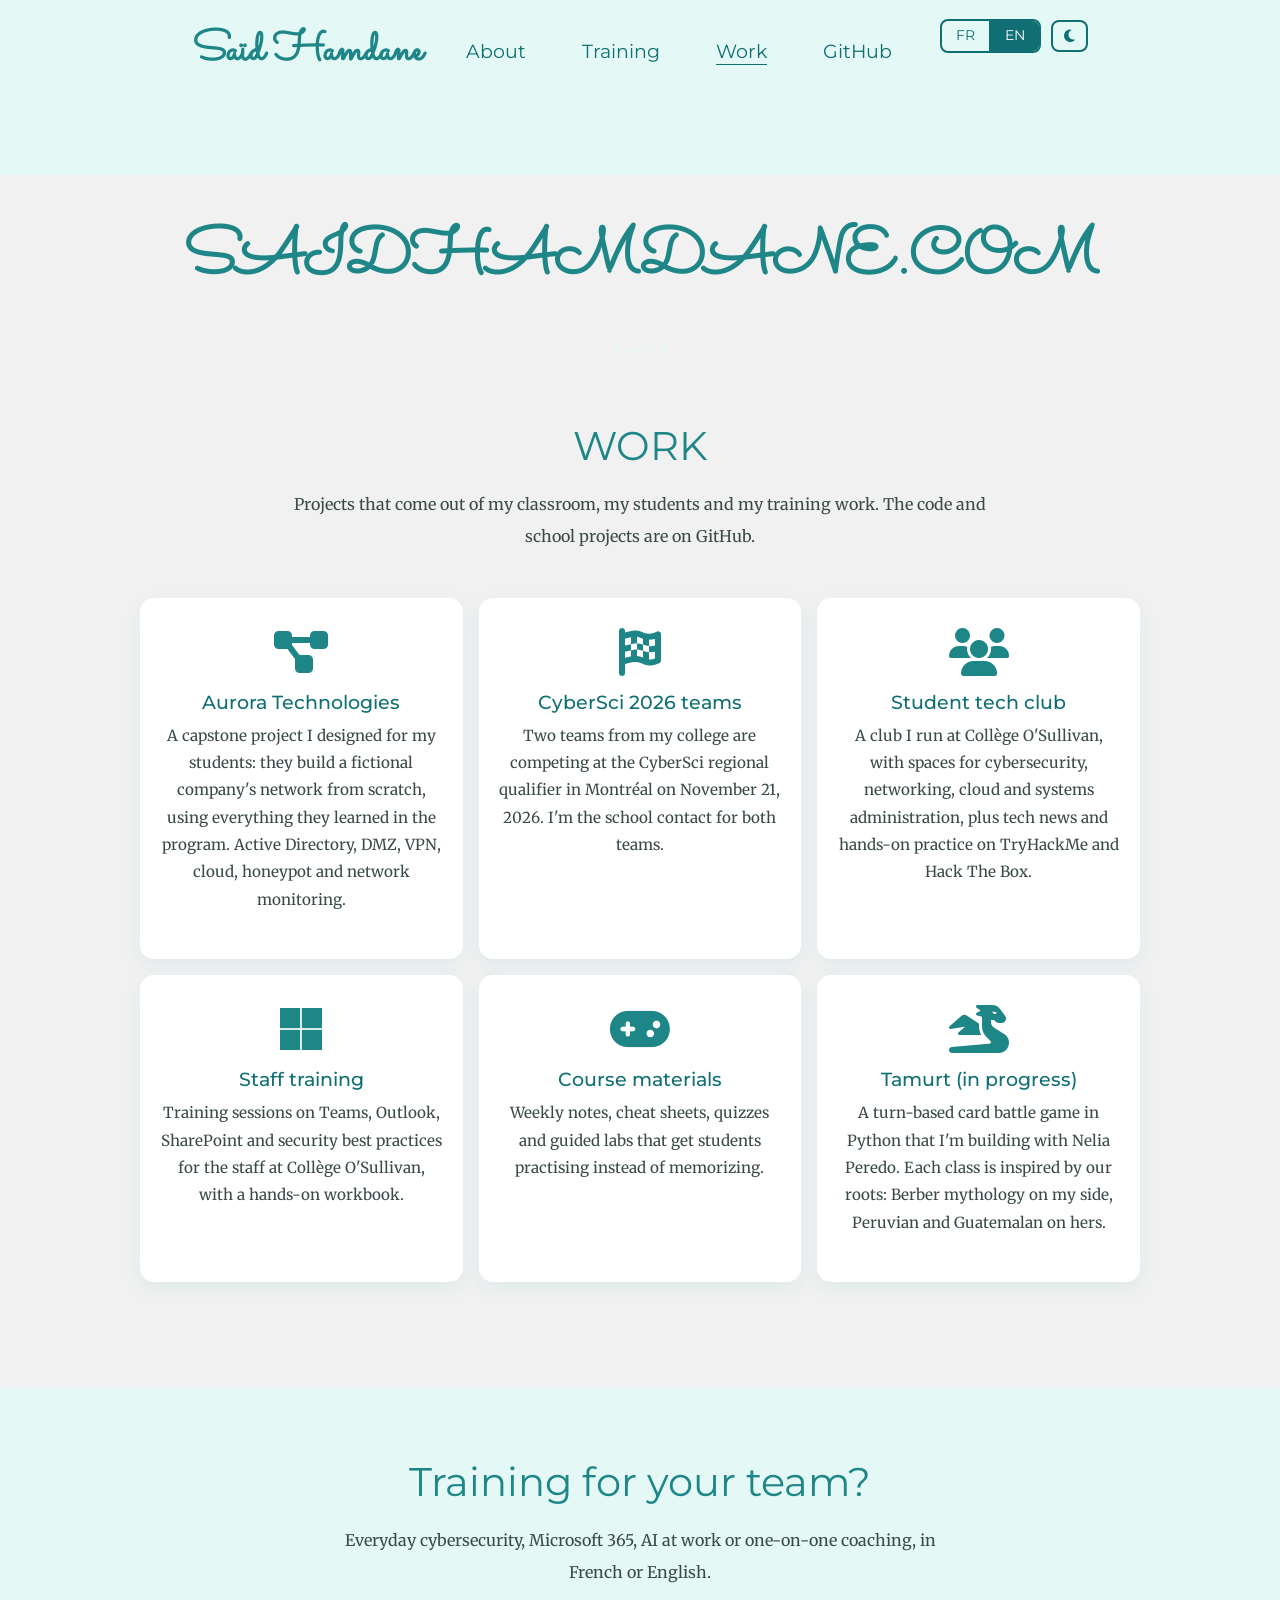
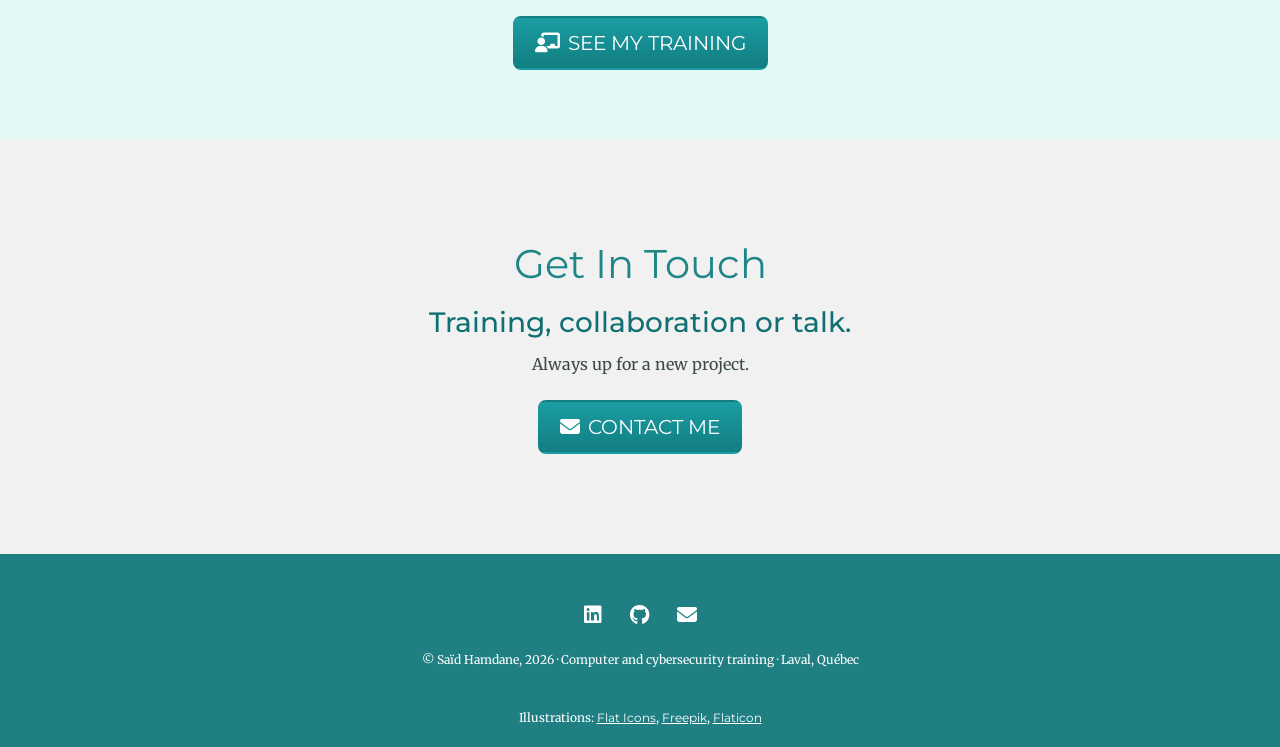
<file: html/work.html>
<!DOCTYPE html>
<html lang="fr" dir="ltr">

<head>

  <meta charset="utf-8">
  <meta name="viewport" content="width=device-width, initial-scale=1, shrink-to-fit=no">

  <title data-fr="Saïd Hamdane | Projets" data-en="Saïd Hamdane | Work">Saïd Hamdane | Projets</title>
  <meta name="description" data-fr="Projets de Saïd Hamdane : projet de session Aurora Technologies, équipes CyberSci, communauté étudiante en cybersécurité, formations Microsoft 365, contenu de cours et le jeu Tamurt." data-en="Work by Saïd Hamdane: the Aurora Technologies capstone, CyberSci teams, a student cybersecurity community, Microsoft 365 training, course content and the Tamurt game." content="Projets de Saïd Hamdane : projet de session Aurora Technologies, équipes CyberSci, communauté étudiante en cybersécurité, formations Microsoft 365, contenu de cours et le jeu Tamurt.">

  <link rel="canonical" href="https://saidhamdane.com/html/work.html">

  <meta property="og:type" content="website">
  <meta property="og:site_name" content="Saïd Hamdane">
  <meta property="og:title" content="Saïd Hamdane | Projets">
  <meta property="og:description" content="Ce que je construis autour de mes cours, de mes étudiants et de mes formations.">
  <meta property="og:url" content="https://saidhamdane.com/html/work.html">
  <meta property="og:image" content="https://saidhamdane.com/images/og-image.png">
  <meta property="og:image:width" content="1200">
  <meta property="og:image:height" content="627">
  <meta property="og:locale" content="fr_CA">
  <meta name="twitter:card" content="summary_large_image">
  <meta name="theme-color" content="#66BFBF">

  <!-- Google fonts -->

  <link rel="preconnect" href="https://fonts.googleapis.com">
  <link rel="preconnect" href="https://fonts.gstatic.com" crossorigin>
  <link href="https://fonts.googleapis.com/css?family=Merriweather|Montserrat:400,600|Lilita+One|Sacramento&display=swap" rel="stylesheet">

  <!-- CSS Stylesheets -->

  <link rel="stylesheet" href="https://cdn.jsdelivr.net/npm/bootstrap@4.3.1/dist/css/bootstrap.min.css" integrity="sha384-ggOyR0iXCbMQv3Xipma34MD+dH/1fQ784/j6cY/iJTQUOhcWr7x9JvoRxT2MZw1T" crossorigin="anonymous">
  <link rel="stylesheet" href="https://cdnjs.cloudflare.com/ajax/libs/font-awesome/6.5.2/css/all.min.css" crossorigin="anonymous" referrerpolicy="no-referrer">
  <link rel="stylesheet" href="../css/work.css">
  <link rel="icon" href="../images/said.ico">

  <!-- Bootstrap Scripts -->

  <script src="https://code.jquery.com/jquery-3.3.1.slim.min.js" integrity="sha384-q8i/X+965DzO0rT7abK41JStQIAqVgRVzpbzo5smXKp4YfRvH+8abtTE1Pi6jizo" crossorigin="anonymous" defer></script>
  <script src="https://cdnjs.cloudflare.com/ajax/libs/popper.js/1.14.7/umd/popper.min.js" integrity="sha384-UO2eT0CpHqdSJQ6hJty5KVphtPhzWj9WO1clHTMGa3JDZwrnQq4sF86dIHNDz0W1" crossorigin="anonymous" defer></script>
  <script src="https://cdn.jsdelivr.net/npm/bootstrap@4.3.1/dist/js/bootstrap.min.js" integrity="sha384-JjSmVgyd0p3pXB1rRibZUAYoIIy6OrQ6VrjIEaFf/nJGzIxFDsf4x0xIM+B07jRM" crossorigin="anonymous" defer></script>

</head>

<body>

  <section id="title">

    <div class="container-fluid">

      <!-- Nav Bar -->

      <nav class="navbar navbar-expand-lg navbar-light">

        <a class="navbar-brand brand-name" href="../index.html">Saïd Hamdane</a>

        <button class="navbar-toggler" type="button" data-toggle="collapse" data-target="#navbarSupportedContent" aria-controls="navbarSupportedContent" aria-expanded="false" aria-label="Menu">
          <span class="navbar-toggler-icon"></span>
        </button>

        <div class="collapse navbar-collapse" id="navbarSupportedContent">
          <ul class="navbar-nav ml-auto">

            <li class="nav-item">
              <a class="nav-link" href="../index.html" data-fr="À propos" data-en="About">À propos</a>
            </li>

            <li class="nav-item">
              <a class="nav-link" href="../index.html#formations" data-fr="Formations" data-en="Training">Formations</a>
            </li>

            <li class="nav-item">
              <a class="nav-link" href="work.html" aria-current="page" data-fr="Projets" data-en="Work">Projets</a>
            </li>

            <li class="nav-item">
              <a class="nav-link" href="https://github.com/Overclock9gh">GitHub</a>
            </li>

            <li class="nav-item">
              <span class="switches">
                <span class="lang-switch">
                  <button type="button" class="lang-btn" data-lang="fr" aria-pressed="true">FR</button>
                  <button type="button" class="lang-btn" data-lang="en" aria-pressed="false">EN</button>
                </span>
                <button type="button" class="theme-btn" aria-pressed="false" aria-label="Passer au mode sombre" title="Mode sombre"><i class="fas fa-moon"></i></button>
              </span>
            </li>

          </ul>
        </div>

      </nav>

    </div>

  </section>

  <div class="main">

    <h1>SAIDHAMDANE.COM</h1>
    <hr>

    <h2 data-fr="PROJETS" data-en="WORK">PROJETS</h2>
    <p class="lead-text" data-fr="Des projets nés de mes cours, de mes étudiants et de mes formations. Le code et les travaux sont sur GitHub." data-en="Projects that come out of my classroom, my students and my training work. The code and school projects are on GitHub.">Des projets nés de mes cours, de mes étudiants et de mes formations. Le code et les travaux sont sur GitHub.</p>

    <div class="row row-projects">

      <div class="column">
        <div class="content project-card" data-reveal>
          <i class="project-icon fas fa-diagram-project fa-3x"></i>
          <h3 data-fr="Aurora Technologies" data-en="Aurora Technologies">Aurora Technologies</h3>
          <p data-fr="Un projet final que j'ai conçu pour mes étudiants : bâtir de zéro le réseau d'une entreprise fictive avec tout ce qu'ils ont appris. Active Directory, DMZ, VPN, infonuagique, pot de miel et surveillance du réseau." data-en="A capstone project I designed for my students: they build a fictional company's network from scratch, using everything they learned in the program. Active Directory, DMZ, VPN, cloud, honeypot and network monitoring.">Un projet final que j'ai conçu pour mes étudiants : bâtir de zéro le réseau d'une entreprise fictive avec tout ce qu'ils ont appris. Active Directory, DMZ, VPN, infonuagique, pot de miel et surveillance du réseau.</p>
        </div>
      </div>

      <div class="column">
        <div class="content project-card" data-reveal>
          <i class="project-icon fas fa-flag-checkered fa-3x"></i>
          <h3 data-fr="Équipes CyberSci 2026" data-en="CyberSci 2026 teams">Équipes CyberSci 2026</h3>
          <p data-fr="Deux équipes de mon collège participent à la qualification régionale CyberSci, le 21 novembre 2026 à Montréal. Je suis la personne-ressource des deux équipes." data-en="Two teams from my college are competing at the CyberSci regional qualifier in Montréal on November 21, 2026. I'm the school contact for both teams.">Deux équipes de mon collège participent à la qualification régionale CyberSci, le 21 novembre 2026 à Montréal. Je suis la personne-ressource des deux équipes.</p>
        </div>
      </div>

      <div class="column">
        <div class="content project-card" data-reveal>
          <i class="project-icon fas fa-users fa-3x"></i>
          <h3 data-fr="Club techno étudiant" data-en="Student tech club">Club techno étudiant</h3>
          <p data-fr="Un club que j'anime au Collège O'Sullivan, avec des espaces en cybersécurité, réseautique, infonuagique et administration des systèmes, de la veille et de la pratique sur TryHackMe et Hack The Box." data-en="A club I run at Collège O'Sullivan, with spaces for cybersecurity, networking, cloud and systems administration, plus tech news and hands-on practice on TryHackMe and Hack The Box.">Un club que j'anime au Collège O'Sullivan, avec des espaces en cybersécurité, réseautique, infonuagique et administration des systèmes, de la veille et de la pratique sur TryHackMe et Hack The Box.</p>
        </div>
      </div>

      <div class="column">
        <div class="content project-card" data-reveal>
          <i class="project-icon fab fa-microsoft fa-3x"></i>
          <h3 data-fr="Formations au personnel" data-en="Staff training">Formations au personnel</h3>
          <p data-fr="Des formations sur Teams, Outlook, SharePoint et les bonnes pratiques de sécurité pour le personnel du Collège O'Sullivan, avec un cahier d'exercices." data-en="Training sessions on Teams, Outlook, SharePoint and security best practices for the staff at Collège O'Sullivan, with a hands-on workbook.">Des formations sur Teams, Outlook, SharePoint et les bonnes pratiques de sécurité pour le personnel du Collège O'Sullivan, avec un cahier d'exercices.</p>
        </div>
      </div>

      <div class="column">
        <div class="content project-card" data-reveal>
          <i class="project-icon fas fa-gamepad fa-3x"></i>
          <h3 data-fr="Matériel de cours" data-en="Course materials">Matériel de cours</h3>
          <p data-fr="Des notes hebdomadaires, des aide-mémoire, des quiz et des laboratoires guidés qui font pratiquer plutôt que mémoriser." data-en="Weekly notes, cheat sheets, quizzes and guided labs that get students practising instead of memorizing.">Des notes hebdomadaires, des aide-mémoire, des quiz et des laboratoires guidés qui font pratiquer plutôt que mémoriser.</p>
        </div>
      </div>

      <div class="column">
        <div class="content project-card" data-reveal>
          <i class="project-icon fas fa-dragon fa-3x"></i>
          <h3 data-fr="Tamurt (en cours)" data-en="Tamurt (in progress)">Tamurt (en cours)</h3>
          <p data-fr="Un jeu de combat de cartes au tour par tour en Python, que je crée avec Nelia Peredo. Chaque classe s'inspire de nos racines : la mythologie berbère de mon côté, péruvienne et guatémaltèque du sien." data-en="A turn-based card battle game in Python that I'm building with Nelia Peredo. Each class is inspired by our roots: Berber mythology on my side, Peruvian and Guatemalan on hers.">Un jeu de combat de cartes au tour par tour en Python, que je crée avec Nelia Peredo. Chaque classe s'inspire de nos racines : la mythologie berbère de mon côté, péruvienne et guatémaltèque du sien.</p>
        </div>
      </div>

    </div>

    <!-- END MAIN -->
  </div>

  <!-- Formations -->

  <div class="cta-band" data-reveal>
    <h2 data-fr="Une formation pour votre équipe ?" data-en="Training for your team?">Une formation pour votre équipe ?</h2>
    <p data-fr="Cybersécurité au quotidien, Microsoft 365, l'IA au travail ou coaching individuel, en français ou en anglais." data-en="Everyday cybersecurity, Microsoft 365, AI at work or one-on-one coaching, in French or English.">Cybersécurité au quotidien, Microsoft 365, l'IA au travail ou coaching individuel, en français ou en anglais.</p>
    <a class="btn" href="../index.html#formations"><i class="fas fa-chalkboard-user"></i> <span data-fr="VOIR MES FORMATIONS" data-en="SEE MY TRAINING">VOIR MES FORMATIONS</span></a>
  </div>

  <!-- Contact -->

  <div class="contact-me" id="contact" data-reveal>
    <h2 data-fr="On se parle" data-en="Get In Touch">On se parle</h2>
    <h3 data-fr="Formation, collaboration ou conférence." data-en="Training, collaboration or talk.">Formation, collaboration ou conférence.</h3>
    <p data-fr="Toujours partant pour un nouveau projet." data-en="Always up for a new project.">Toujours partant pour un nouveau projet.</p>
    <div class="contact-actions">
      <a class="btn" href="mailto:said@saidhamdane.com"><i class="fas fa-envelope"></i> <span data-fr="ÉCRIVEZ-MOI" data-en="CONTACT ME">ÉCRIVEZ-MOI</span></a>
    </div>
  </div>

  <!-- Bottom Container -->

  <div class="bottom-container">
    <div class="social">
      <a href="https://www.linkedin.com/in/said-hamdane" aria-label="LinkedIn"><i class="fab fa-linkedin fa-lg"></i></a>
      <a href="https://github.com/Overclock9gh" aria-label="GitHub"><i class="fab fa-github fa-lg"></i></a>
      <a href="mailto:said@saidhamdane.com" aria-label="Courriel"><i class="fas fa-envelope fa-lg"></i></a>
    </div>
    <p class="copyright" data-fr="© Saïd Hamdane, 2026 · Formation informatique et cybersécurité · Laval (Québec)" data-en="© Saïd Hamdane, 2026 · Computer and cybersecurity training · Laval, Québec">© Saïd Hamdane, 2026 · Formation informatique et cybersécurité · Laval (Québec)</p>
    <p class="credits"><span data-fr="Illustrations :" data-en="Illustrations:">Illustrations :</span> <a href="https://flat-icons.com/">Flat Icons</a>, <a href="https://www.freepik.com">Freepik</a>, <a href="https://www.flaticon.com/">Flaticon</a></p>
  </div>

  <script src="../js/site.js"></script>

</body>

</html>
</file>
<file: css/work.css>
/* ==========================================================================
   saidhamdane.com — page Projets
   Saïd Hamdane, 2026
   ========================================================================== */

/* ---------- Palette ---------- */

:root {
    --page-bg: #f1f1f1;
    --soft-bg: #E4F9F5;
    --band-text: #ffffff;
    --text: #3A4A48;
    --primary: #1F8688;
    --accent: #0F6F72;
    --accent-hover: #139A93;
    --dotted: #EAF6F6;
    --footer-bg: #1F7F82;
    --footer-text: #FFFFFF;
    --btn-from: #1A9DA2;
    --btn-to: #127E82;
    --card-bg: #ffffff;
}

@media (prefers-color-scheme: dark) {
    :root:not([data-theme="light"]) {
        --page-bg: #101d1f;
        --soft-bg: #16292b;
        --band-text: #E4F9F5;
        --text: #c6dcda;
        --primary: #66BFBF;
        --accent: #55c6c4;
        --accent-hover: #8ff0e5;
        --dotted: #23423f;
        --footer-bg: #14383a;
        --footer-text: #cfe9e6;
        --btn-from: #0f8f94;
        --btn-to: #0a6468;
        --card-bg: #16292b;
    }
}

:root[data-theme="dark"] {
    --page-bg: #101d1f;
    --soft-bg: #16292b;
    --band-text: #E4F9F5;
    --text: #c6dcda;
    --primary: #66BFBF;
    --accent: #55c6c4;
    --accent-hover: #8ff0e5;
    --dotted: #23423f;
    --footer-bg: #14383a;
    --footer-text: #cfe9e6;
    --btn-from: #0f8f94;
    --btn-to: #0a6468;
    --card-bg: #16292b;
}

/* ---------- Base ---------- */

* {
    box-sizing: border-box;
}

html {
    overflow-x: hidden;
}

body {
    color: var(--text);
    background-color: var(--page-bg);
    margin: 0;
    overflow-x: hidden;
    text-align: center;
    font-family: 'Merriweather', serif;
    transition: background-color .3s ease, color .3s ease;
}

h1 {
    color: var(--primary);
    font-size: clamp(1.5rem, 6.2vw, 4rem);
    margin: 50px auto 0 auto;
    font-family: 'Sacramento', cursive;
    font-weight: bold;
    line-height: 1.1;
}

h2 {
    color: var(--primary);
    font-family: 'Montserrat', sans-serif;
    font-size: 2.5rem;
    font-weight: normal;
    padding-bottom: 10px;
}

h3 {
    color: var(--accent);
    font-family: 'Montserrat', sans-serif;
}

p {
    line-height: 2;
}

hr {
    border: dotted var(--dotted) 6px;
    border-bottom: none;
    width: 4%;
    margin: 100px auto;
}

a {
    color: var(--accent);
    font-family: 'Montserrat', sans-serif;
    margin: 10px 20px;
    text-decoration: none;
}

a:hover {
    color: var(--accent-hover);
}

/* ---------- Nav Bar ---------- */

#title {
    background-color: var(--soft-bg);
    transition: background-color .3s ease;
}

.linkedin {
    color: var(--primary);
    width: 8rem;
}

.linkedin:hover {
    color: var(--accent-hover);
}

.navbar {
    padding: 0 0 4.5rem;
}

.nav-link {
    font-size: 1.2rem;
    color: var(--accent);
}

.nav-link:hover {
    color: var(--accent-hover);
}

.navbar-toggler {
    border-color: var(--primary);
}

.container-fluid {
    padding: 1.5% 15%;
}

/* ---------- Boutons de la barre du haut ---------- */

.switches {
    display: inline-flex;
    align-items: center;
    gap: 10px;
    margin-left: 20px;
}

.lang-switch {
    display: inline-flex;
    border: 2px solid var(--primary);
    border-radius: 8px;
    overflow: hidden;
    vertical-align: middle;
}

.lang-btn {
    border: none;
    background: transparent;
    color: var(--accent);
    font-family: 'Montserrat', sans-serif;
    font-size: 0.9rem;
    padding: 4px 14px;
    cursor: pointer;
    outline: none;
}

.lang-btn + .lang-btn {
    border-left: 2px solid var(--primary);
}

.lang-btn.is-active {
    background: var(--primary);
    color: var(--band-text);
}

.theme-btn {
    border: 2px solid var(--primary);
    border-radius: 8px;
    background: transparent;
    color: var(--accent);
    font-size: 0.9rem;
    line-height: 1;
    padding: 7px 11px;
    cursor: pointer;
    outline: none;
    transition: color .2s ease, border-color .2s ease;
}

.theme-btn:hover {
    color: var(--accent-hover);
    border-color: var(--accent-hover);
}

/* Icône du menu mobile, lisible dans les deux modes */

.navbar-toggler-icon {
    background-image: url("data:image/svg+xml;charset=utf8,%3Csvg viewBox='0 0 30 30' xmlns='http://www.w3.org/2000/svg'%3E%3Cpath stroke='%2366BFBF' stroke-width='2' stroke-linecap='round' stroke-miterlimit='10' d='M4 7h22M4 15h22M4 23h22'/%3E%3C/svg%3E");
}

/* ---------- Grille ---------- */

.main {
    max-width: 1000px;
    margin: auto;
}

.row {
    margin: 8px -16px;
}

.row,
.row > .column {
    padding: 8px;
}

.column {
    float: left;
    width: 33.333%;
}

.row:after {
    content: "";
    display: table;
    clear: both;
}

.content {
    background-color: var(--card-bg);
    padding: 10px;
    transition: background-color .3s ease;
}

@media screen and (max-width: 900px) {
    .column {
        width: 50%;
    }
}

@media screen and (max-width: 600px) {
    .column {
        width: 100%;
    }
}

/* ---------- Cartes de projets ---------- */

.row-projects {
    display: flex;
    flex-wrap: wrap;
}

.row-projects:after {
    content: none;
}

.row-projects > .column {
    display: flex;
    float: none;
}

.project-card {
    padding: 30px 20px;
    width: 100%;
}

.project-icon {
    color: var(--primary);
    margin-bottom: 15px;
}

.project-card h3 {
    font-size: 1.2rem;
}

.project-card p {
    font-size: 0.95rem;
    line-height: 1.8;
}

/* ---------- Contact ---------- */

.contact-me {
    margin: 100px;
}

.btn {
    background: var(--btn-from);
    background-image: linear-gradient(var(--btn-from), var(--btn-to));
    border-radius: 8px;
    font-family: 'Montserrat', sans-serif;
    color: #ffffff;
    font-size: 20px;
    padding: 10px 20px 10px 20px;
    text-decoration: none;
}

.btn:hover {
    background: var(--accent-hover);
    background-image: linear-gradient(var(--accent-hover), #2bc4ad);
    color: #ffffff;
    text-decoration: none;
}

/* ---------- Bottom Container ---------- */

.bottom-container {
    background-color: var(--footer-bg);
    padding: 50px 0 20px;
    transition: background-color .3s ease;
}

.copyright {
    color: var(--footer-text);
    font-size: 0.75rem;
    padding: 20px 0;
}

.bottom-container div {
    color: var(--footer-text);
}

/* ---------- Apparition au défilement ---------- */

.reveal {
    opacity: 0;
    transform: translateY(24px);
    transition: opacity .7s ease, transform .7s ease;
}

.reveal.is-visible {
    opacity: 1;
    transform: none;
}

/* ---------- Responsive ---------- */

@media (max-width: 700px) {

    .contact-me {
        margin: 60px 20px;
    }

    .switches {
        margin: 10px 0 0;
    }

}

@media (prefers-reduced-motion: reduce) {

    .reveal {
        opacity: 1;
        transform: none;
        transition: none;
    }

    * {
        transition: none !important;
    }

}

/* ==========================================================================
   Ajouts 2026 : texte d'intro, bandeau formations, boutons, pied de page
   ========================================================================== */

.main hr {
    margin: 50px auto 70px;
}

.lead-text {
    max-width: 760px;
    margin: 0 auto 30px;
    padding: 0 16px;
}

.project-card {
    border-radius: 14px;
    box-shadow: 0 6px 18px rgba(17, 153, 158, 0.08);
}

.cta-band {
    background-color: var(--soft-bg);
    margin-top: 90px;
    padding: 70px 16px;
    transition: background-color .3s ease;
}

.cta-band p {
    max-width: 640px;
    margin: 0 auto 28px;
}

.btn {
    display: inline-flex;
    align-items: center;
    gap: 8px;
    border: 2px solid transparent;
}

.btn-ghost {
    background: transparent;
    background-image: none;
    color: var(--accent);
    border: 2px solid var(--primary);
}

.btn-ghost:hover {
    background: var(--primary);
    background-image: none;
    color: #ffffff;
    border-color: var(--primary);
}

.contact-actions {
    display: flex;
    flex-wrap: wrap;
    justify-content: center;
    gap: 14px;
    margin-top: 20px;
}

.contact-actions .btn,
.cta-band .btn {
    margin: 0;
}

.btn:focus-visible,
.nav-link:focus-visible,
.lang-btn:focus-visible,
.theme-btn:focus-visible,
.social a:focus-visible {
    outline: 3px solid var(--accent-hover);
    outline-offset: 3px;
}

.social {
    display: flex;
    justify-content: center;
    gap: 8px;
}

.social a {
    color: var(--footer-text);
    margin: 0 10px;
}

.social a:hover {
    color: #ffffff;
}

.credits {
    color: var(--footer-text);
    font-size: 0.75rem;
    margin: 0;
    line-height: 1.6;
}

.credits a {
    color: var(--footer-text);
    text-decoration: underline;
    margin: 0;
}

@media (max-width: 700px) {

    .contact-actions .btn,
    .cta-band .btn {
        font-size: 16px;
    }

    .cta-band h2,
    .contact-me h2 {
        font-size: 2rem;
    }

}

/* Cartes : pas de débordement sur les petits écrans */

@media (max-width: 1040px) {

    .row-projects {
        margin: 8px 0;
        padding: 8px 16px;
    }

}

/* ---------- Menu : couleurs lisibles dans les deux modes ---------- */

.navbar-light .navbar-nav .nav-link,
.navbar-light .navbar-nav .nav-link:focus {
    color: var(--accent);
}

.navbar-light .navbar-nav .nav-link:hover,
.navbar-light .navbar-nav .nav-link[aria-current="page"] {
    color: var(--accent-hover);
}

.navbar-light .navbar-toggler {
    border-color: var(--primary);
}

.navbar-light .brand-name,
.brand-name {
    font-family: 'Sacramento', cursive;
    font-size: 2.6rem;
    font-weight: bold;
    color: var(--primary);
    margin: 0;
    line-height: 1;
}

.navbar-light .brand-name:hover,
.brand-name:hover {
    color: var(--accent-hover);
    text-decoration: none;
}

/* ---------- Menu sur cellulaire : nom et bouton sur la même ligne ---------- */

@media (max-width: 991px) {

  .container-fluid {
    padding: 14px 16px;
  }

  .navbar {
    padding-bottom: 1.5rem;
  }

  .navbar-light .brand-name,
  .brand-name {
    font-size: 2.1rem;
  }

  .navbar-collapse {
    text-align: center;
    padding-top: 10px;
  }

}

.carousel-control-prev,
.carousel-control-next {
  opacity: 0.85;
  width: 10%;
}

/* ---------- Lisibilité : boutons et bordures ---------- */

.lang-btn.is-active {
  background: var(--accent);
  color: #ffffff;
}

.lang-switch,
.theme-btn,
.btn-ghost {
  border-color: var(--accent);
}

.lang-btn + .lang-btn {
  border-left-color: var(--accent);
}

.btn-ghost:hover {
  background: var(--accent);
  border-color: var(--accent);
}

.tools-title-h3,
.hobbies-title,
.tools-title-h2,
.hobbies-paragraph,
.icon-website {
  color: #ffffff;
}

.social a,
.credits,
.credits a,
.copyright {
  color: var(--footer-text);
}

.offer-meta,
.timeline-when,
.timeline-where,
.offer-note {
  color: var(--accent);
}

.navbar-light .navbar-nav .nav-link[aria-current="page"] {
  color: var(--accent);
  text-decoration: underline;
  text-underline-offset: 6px;
}

:root[data-theme="dark"] .lang-btn.is-active {
  background: var(--primary);
  color: #0f1f21;
}

@media (prefers-color-scheme: dark) {
  :root:not([data-theme="light"]) .lang-btn.is-active {
    background: var(--primary);
    color: #0f1f21;
  }
}
</file>
